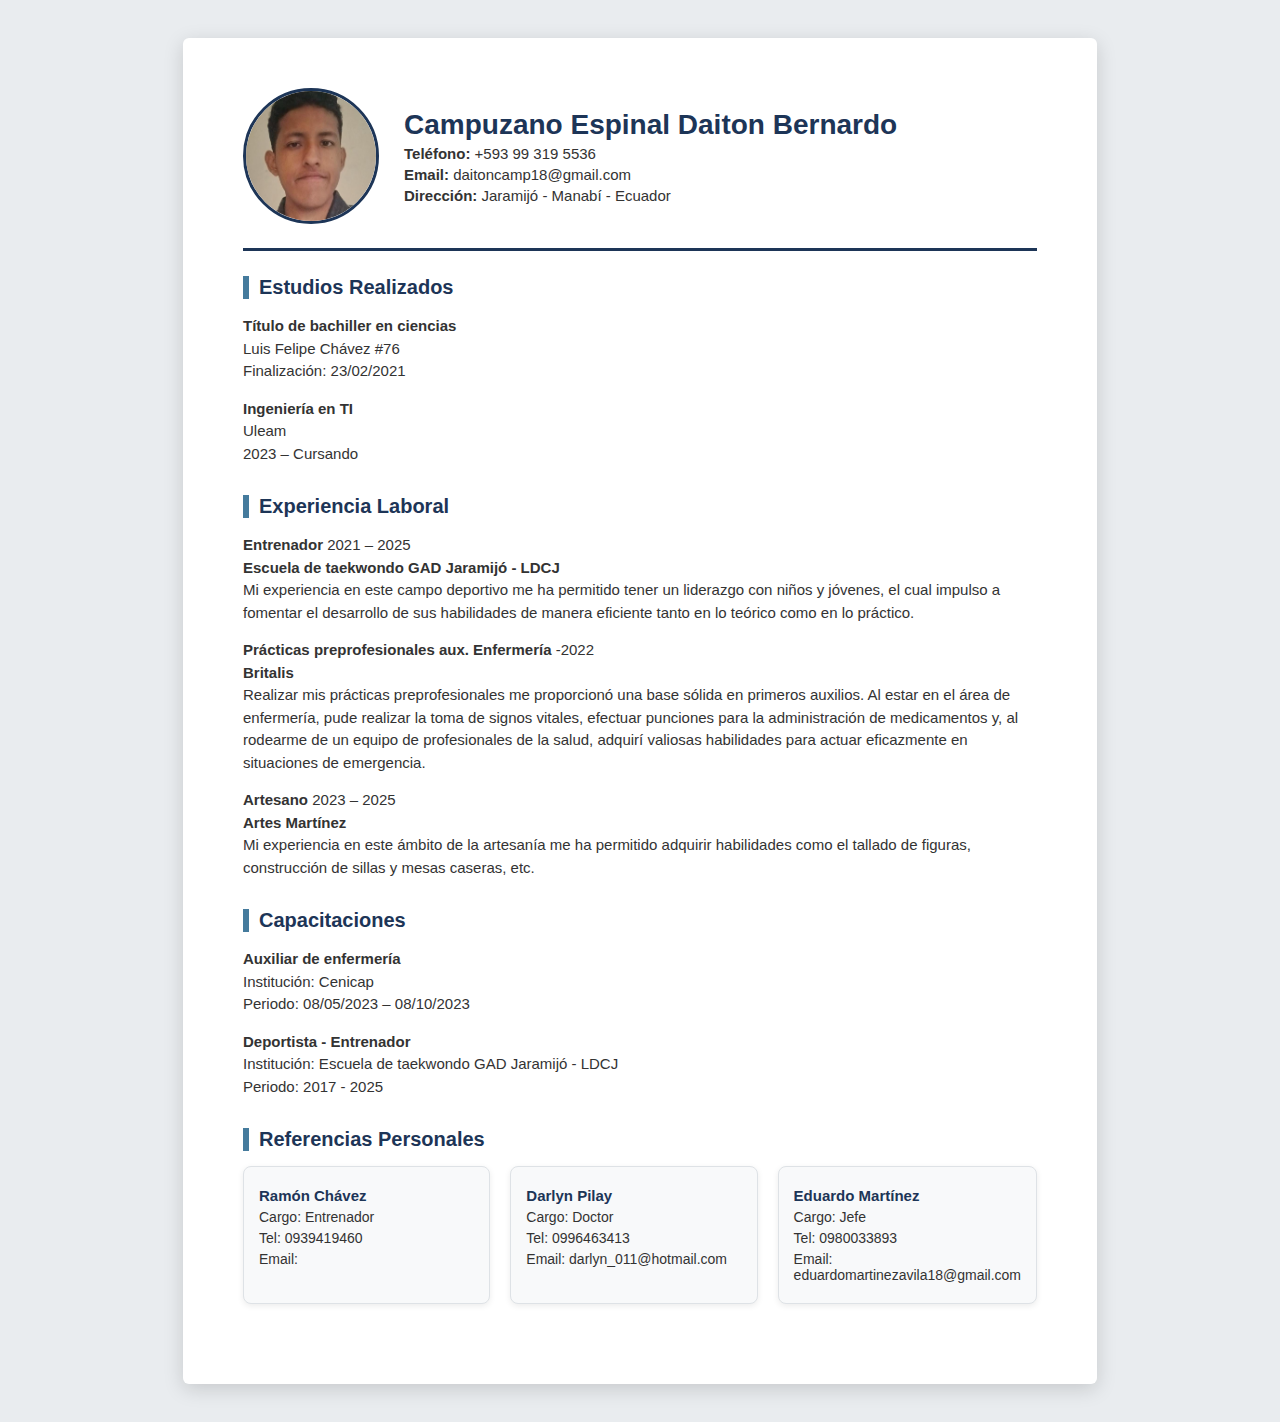
<file: Tarea 2/index.html>
<!DOCTYPE html>
<html lang="es">
<head>
    <meta charset="UTF-8">
    <meta name="viewport" content="width=device-width, initial-scale=1.0">
    <title>Hoja de Vida</title>
    <link rel="stylesheet" href="estilo.css"> <!-- Archivo CSS llamadao "estilo.css" -->
</head>
<body>
    <div class="page">
        <header>
            <div class="foto">
                <img src="[data-uri]" alt="Foto de perfil"> <!-- Aquí pondré una imagen codificada "base64" que será visible sólo en el repositorio de GitHub-->
            </div>
            <div class="datos"> <!-- Datos personales -->
                <h1>Campuzano Espinal Daiton Bernardo</h1>
                <p><strong>Teléfono:</strong> +593 99 319 5536</p>
                <p><strong>Email:</strong> daitoncamp18@gmail.com</p>
                <p><strong>Dirección:</strong> Jaramijó - Manabí - Ecuador</p>
            </div>
        </header>
        <!-- Formación acádemica -->
        <section class="formacion">
            <h2>Estudios Realizados</h2>
            <ul>
                <li><strong>Título de bachiller en ciencias</strong><br>
                    Luis Felipe Chávez #76<br>
                    Finalización: 23/02/2021</li>
                <li><strong>Ingeniería en TI</strong><br>
                    Uleam<br>
                    2023 – Cursando</li>
            </ul>
        </section>
        <!-- Experiencia laboral -->
        <section class="Experiencia">
            <h2>Experiencia Laboral</h2>
            <ul>
                <li><strong>Entrenador</strong> 2021 – 2025<br>
                <strong>Escuela de taekwondo GAD Jaramijó - LDCJ</strong><br>
                Mi experiencia en este campo deportivo me ha permitido tener un liderazgo con niños y jóvenes, el cual impulso a  fomentar el desarrollo de sus habilidades de manera eficiente tanto en lo teórico como en lo práctico.</li>

                <li><strong>Prácticas preprofesionales aux. Enfermería</strong> -2022</strong><br>
                <strong>Britalis</strong><br>
                Realizar mis prácticas preprofesionales me proporcionó una base sólida en primeros auxilios. Al estar en el área de enfermería, pude realizar la toma de signos vitales, efectuar punciones para la administración de medicamentos y, al rodearme de un equipo de profesionales de la salud, adquirí valiosas habilidades para actuar eficazmente en situaciones de emergencia.</li>

                <li><strong>Artesano</strong> 2023 – 2025<br>
                <strong>Artes Martínez</strong><br>
                Mi experiencia en este ámbito de la artesanía me ha permitido adquirir habilidades como el tallado de figuras, construcción de sillas y mesas caseras, etc.</li>
            </ul>
        </section>
        <!-- Capacitaciones que realicé -->
        <section class="capacitaciones">
            <h2>Capacitaciones</h2>
            <ul>
                <li><strong>Auxiliar de enfermería</strong><br>
                    Institución: Cenicap<br>
                    Periodo: 08/05/2023 – 08/10/2023</li>
                <li><strong>Deportista - Entrenador</strong><br>
                    Institución: Escuela de taekwondo GAD Jaramijó - LDCJ<br>
                    Periodo: 2017 - 2025</li>
            </ul>
        </section>
        <!-- Referencias personales -->
        <section class="Referencias">
            <h2>Referencias Personales</h2>
            <div class="ref-container">
                <div class="ref-card">
                    <p><strong>Ramón Chávez</strong></p>
                    <p>Cargo: Entrenador</p>
                    <p>Tel: 0939419460</p>
                    <p>Email: </p>
                </div>
                <div class="ref-card">
                    <p><strong>Darlyn Pilay</strong></p>
                    <p>Cargo: Doctor</p>
                    <p>Tel: 0996463413</p>
                    <p>Email: darlyn_011@hotmail.com</p>
                </div>
                <div class="ref-card">
                    <p><strong>Eduardo Martínez</strong></p>
                    <p>Cargo: Jefe</p>
                    <p>Tel: 0980033893</p>
                    <p>Email: eduardomartinezavila18@gmail.com</p>
                </div>
            </div>
        </section>
    </div>
</body>
</html>
</file>
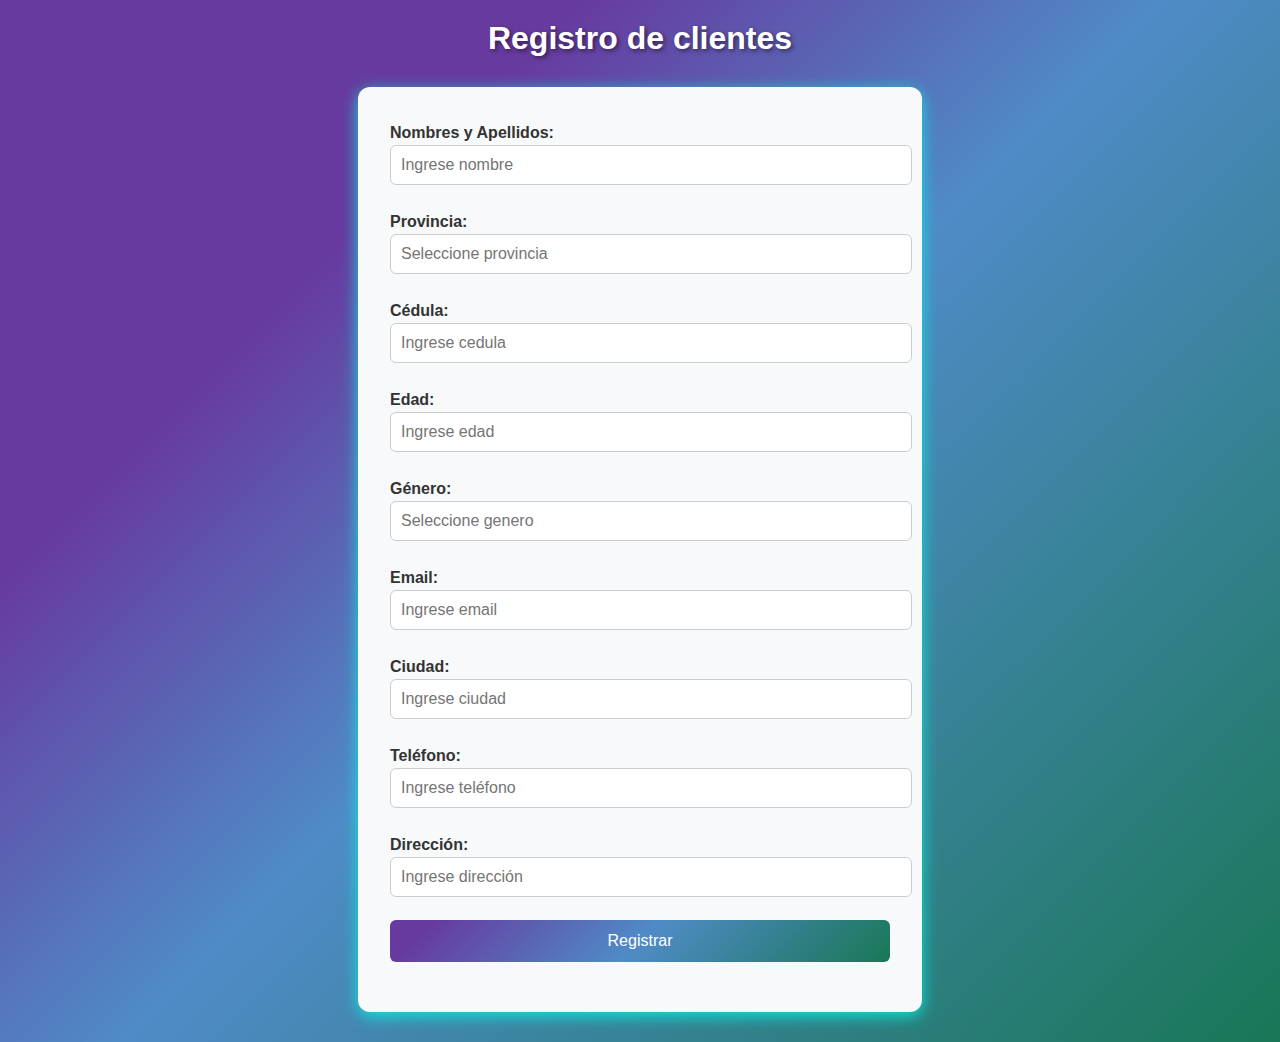
<file: Tarea 3/index.html>
<!DOCTYPE html>         
<html lang="es">
<head>
    <meta charset="UTF-8">
    <meta name="viewport" content="width=device-width, initial-scale=1.0">
    <title>Registro de Clientes</title>
    <!-- Vincula la hoja de estilos externa "estilo.css" -->
    <link rel="stylesheet" href="estilo.css">
    <!-- Vincula el archivo JavaScript externo "java.js" -->
    <script src="java.js"></script>
</head>
<body> 

    <!-- Encabezado -->
    <h1>Registro de clientes</h1>
    <form> 
        <!-- Campo para ingresar nombres y apellidos -->
        <label for="nombre">Nombres y Apellidos:</label>
        <input type="text" placeholder="Ingrese nombre" required>
        <span class="error" id="error-nombre"></span>

        <!-- Campo para seleccionar provincia -->
        <label for="provincia">Provincia:</label>
        <input list="lista-provincias" id="provincia" name="provincia" required placeholder="Seleccione provincia">
        <datalist id="lista-provincias">  <!-- Inicio de lista -->
          <option value="Azuay">
          <option value="Bolívar">
          <option value="Cañar">
          <option value="Carchi">
          <option value="Cotopaxi">
          <option value="Chimborazo">
          <option value="El Oro">
          <option value="Esmeraldas">
          <option value="Guayas">
          <option value="Imbabura">
          <option value="Loja">
          <option value="Los Ríos">
          <option value="Manabí">
          <option value="Morona Santiago">
          <option value="Napo">
          <option value="Pastaza">
          <option value="Pichincha">
          <option value="Tungurahua">
          <option value="Zamora Chinchipe">
          <option value="Galápagos">
          <option value="Sucumbíos">
          <option value="Orellana">
          <option value="Santo Domingo">
          <option value="Santa Elena">
        </datalist>  <!-- Fin de lista -->
        <span class="error" id="error-provincia"></span>
        
        <!-- Campo para ingresar cédula -->
        <label for="cedula">Cédula:</label>
        <input type="text" placeholder="Ingrese cedula" required>
        <span class="error" id="error-cedula"></span>

        
        <!-- Campo para ingresar edad -->
        <label for="edad">Edad:</label>
        <input type="number" placeholder="Ingrese edad" required>
        <span class="error" id="error-edad"></span>



        <!-- Campo para seleccionar género -->
        <label for="género">Género:</label>
        <input list="lista-genero" id="genero" name="genero" required placeholder="Seleccione genero">
        <datalist id="lista-genero"> 
          <option value="Masculino">
          <option value="Femenino"> 
        </datalist> 
        <span class="error" id="error-genero"></span>


        <!-- Campo para ingresar email -->
        <label for="email">Email:</label>
        <input type="email" placeholder="Ingrese email" required>
        <span class="error" id="error-email"></span>

        <!-- Campo para ingresar ciudad -->
        <label for="ciudad">Ciudad:</label>
        <input type="text" placeholder="Ingrese ciudad" required>
        <span class="error" id="error-ciudad"></span>
        
        <!-- Campo para ingresar teléfono -->
        <label for="telefono">Teléfono:</label>
        <input type="tel" placeholder="Ingrese teléfono" pattern="[0-9]{10}" required>
        <span class="error" id="error-telefono"></span>


        <!-- Campo para ingresar dirección -->
        <label for="direccion">Dirección:</label>
        <input type="text" placeholder="Ingrese dirección" required>
        <span class="error" id="error-direccion"></span>

        <!-- Botón Registrar -->
        <input type="submit" value="Registrar"> 
    </form> 
</body>
</html>
</file>
<file: Tarea 2/estilo.css>
/* Fuente y fondo general */
body {
    background: #e9ecef;
    font-family: "Segoe UI", Tahoma, Geneva, Verdana, sans-serif;
    display: flex;
    justify-content: center;
    padding: 30px;
    color: #333;
}

/* Hoja estilo A4 */
.page {
    background: #fff;
    width: 794px;   /* A4 width */
    min-height: 1123px; /* A4 height */
    padding: 50px 60px;
    box-shadow: 0 5px 20px rgba(0,0,0,0.15);
    border-radius: 6px;
}

/* Encabezado */
header {
    display: flex;
    align-items: center;
    border-bottom: 3px solid #1d3557;
    padding-bottom: 20px;
    margin-bottom: 25px;
}
.foto img {
    width: 130px;
    height: 130px;
    border-radius: 50%;
    margin-right: 25px;
    border: 3px solid #1d3557;
    object-fit: cover;
}
.datos h1 {
    margin: 0;
    font-size: 28px;
    color: #1d3557;
    font-weight: 700;
}
.datos p {
    margin: 4px 0;
    font-size: 15px;
}

/* Secciones */
section {
    margin-bottom: 30px;
}
h2 {
    border-left: 6px solid #457b9d;
    padding-left: 10px;
    color: #1d3557;
    font-size: 20px;
    margin-bottom: 15px;
}
ul {
    list-style: none;
    padding: 0;
}
ul li {
    margin-bottom: 15px;
    line-height: 1.5;
    font-size: 15px;
}

/* Referencias en tarjetas */
.ref-container {
    display: flex;
    gap: 20px;
}
.ref-card {
    flex: 1;
    border: 1px solid #dee2e6;
    padding: 15px;
    border-radius: 8px;
    background: #f8f9fa;
    box-shadow: 0 2px 6px rgba(0,0,0,0.08);
    transition: transform 0.2s ease, box-shadow 0.2s ease;
}
.ref-card:hover {
    transform: translateY(-3px);
    box-shadow: 0 4px 12px rgba(0,0,0,0.12);
}
.ref-card p {
    margin: 5px 0;
    font-size: 14px;
}
.ref-card strong {
    color: #1d3557;
    font-size: 15px;
}
</file>
<file: Tarea 3/estilo.css>
/* Decoración para formulario en estilo.css */

h1 { /* Estilo para el título principal */
    text-align: center; /* Centra el texto */
    color: #ffffff; /* Color blanco */
    margin-top: 20px; /* Espacio superior */
    font-family: 'Segoe UI', Tahoma, Geneva, Verdana, sans-serif; /* Fuente legible */
    text-shadow: 2px 2px 4px rgba(0, 0, 0, 0.5); /* Sombra para resaltar el texto */

}

/* Estilo para el cuerpo de la página */
body { 
    margin: 0; /* Elimina márgenes predeterminados */
    background: linear-gradient(135deg, #673a9f 25%, #4f8bc7 50%, #197756 100%); /* Fondo degradado */
    font-family: 'Segoe UI', Tahoma, Geneva, Verdana, sans-serif; /* Fuente legible */
    min-height: 100vh; /* Asegura que el cuerpo ocupe toda la altura de la ventana */
     
}     

/* Estilo para el formulario */
form { 
    background: #f8f9fa; /* Fondo claro para el formulario */
    padding: 2rem; /* Espaciado interno */
    border-radius: 12px; /* Bordes redondeados */
    box-shadow: 0 4px 16px rgba(11, 242, 227, 0.864); /* Sombra para dar profundidad */
    max-width: 500px; /* Ancho máximo del formulario */
    margin: 30px auto; /* Centra el formulario horizontalmente */

}

/* Estilo para las etiquetas del formulario */
form label {
    display: block; /* Hace que las etiquetas sean bloques */
    margin-bottom: 8px; /* Espacio debajo de las etiquetas */
    font-weight: 600; /* Negrita para las etiquetas */
    color: #333333; /* Color oscuro para el texto */
    transition: all 0.2s ease-in-out; /* Transición suave para efectos */
    position: relative; /* Posicionamiento relativo para el pseudo-elemento */
    top: 5px; /* Ajusta la posición vertical */
    left: 0px; /* Ajusta la posición horizontal */
}

/* Estilo para los campos de entrada cuando están enfocados */
input:focus {
    border: linear-gradient(135deg, #673a9f 30px, #4f8bc7 50%, #197756 100%); /* Cambia el borde al enfocar */
    outline: none; /* Elimina el contorno predeterminado */
    box-shadow: 0 0 5px rgba(4, 123, 255, 2.5); /* Sombra para resaltar el campo */
}



form input, /* Estilo para los campos de entrada */
form textarea, /* Estilo para áreas de texto */
form select {  /* Estilo para menús desplegables */
    width: 100%; /* Ocupa todo el ancho del formulario */
    padding: 10px; /* Espaciado interno */
    margin-bottom: 18px; /* Espacio debajo de cada campo */
    border: 1px solid #cccccc; /* Borde gris claro */
    border-radius: 6px; /* Bordes ligeramente redondeados */
    font-size: 1rem; /* Tamaño de fuente legible */
    transition: border-color 0.2s; /* Transición suave para el borde */
}


form button, /* Estilo para botones */
form input[type="submit"] { /* Estilo para botones de envío */
    transition: background 0.5s, transform 0.9s; /* Transición suave para fondo y transformación */
}

/* Estilo específico para botones */
form input[type="submit"] { /* Estilo para botones de envío */
    background: linear-gradient(135deg, #673a9f 30px, #4f8bc7 50%, #197756 100%); /* Fondo degradado */
    color: #ffffff; /* Color del texto blanco */
    border: none; /* Sin borde */
    padding: 12px 24px; /* Espaciado interno */
    border-radius: 6px; /* Bordes redondeados */
    font-size: 1rem; /* Tamaño de fuente */
    cursor: pointer; /* Cambia el cursor al pasar sobre el botón */
    transition: background 0.2s; /* Transición suave para el fondo */
}

/* Efecto hover (cambia tamaño) para botones */
form button:hover, /* Efecto hover para botones */
form input[type="submit"]:hover { /* Efecto hover para botones de envío */
    background: linear-gradient(135deg, #673a9f 25%, #4f8bc7 50%, #197756 100%); /* Cambia el fondo al pasar el mouse */
    box-shadow: #9729b3 2px 1px 3px 1px;  /* Sombra para resaltar el botón */
    transform: scale(1.05); /* Aumenta ligeramente el tamaño */
}

/* Estilos para mensajes de error */
.error { 
  color: red; /* Color rojo para errores */
  font-size: 0.9em; /* Tamaño de fuente más pequeño */
  display: block; /* Mostrar como bloque */
  margin-top: -5px; /* Espacio arriba del mensaje */
  margin-bottom: 10px; /* Espacio debajo del mensaje */
}

/* Clase para mostrar errores */
.error-visible { 
  display: block; /* Mostrar el mensaje de error */
}
</file>
